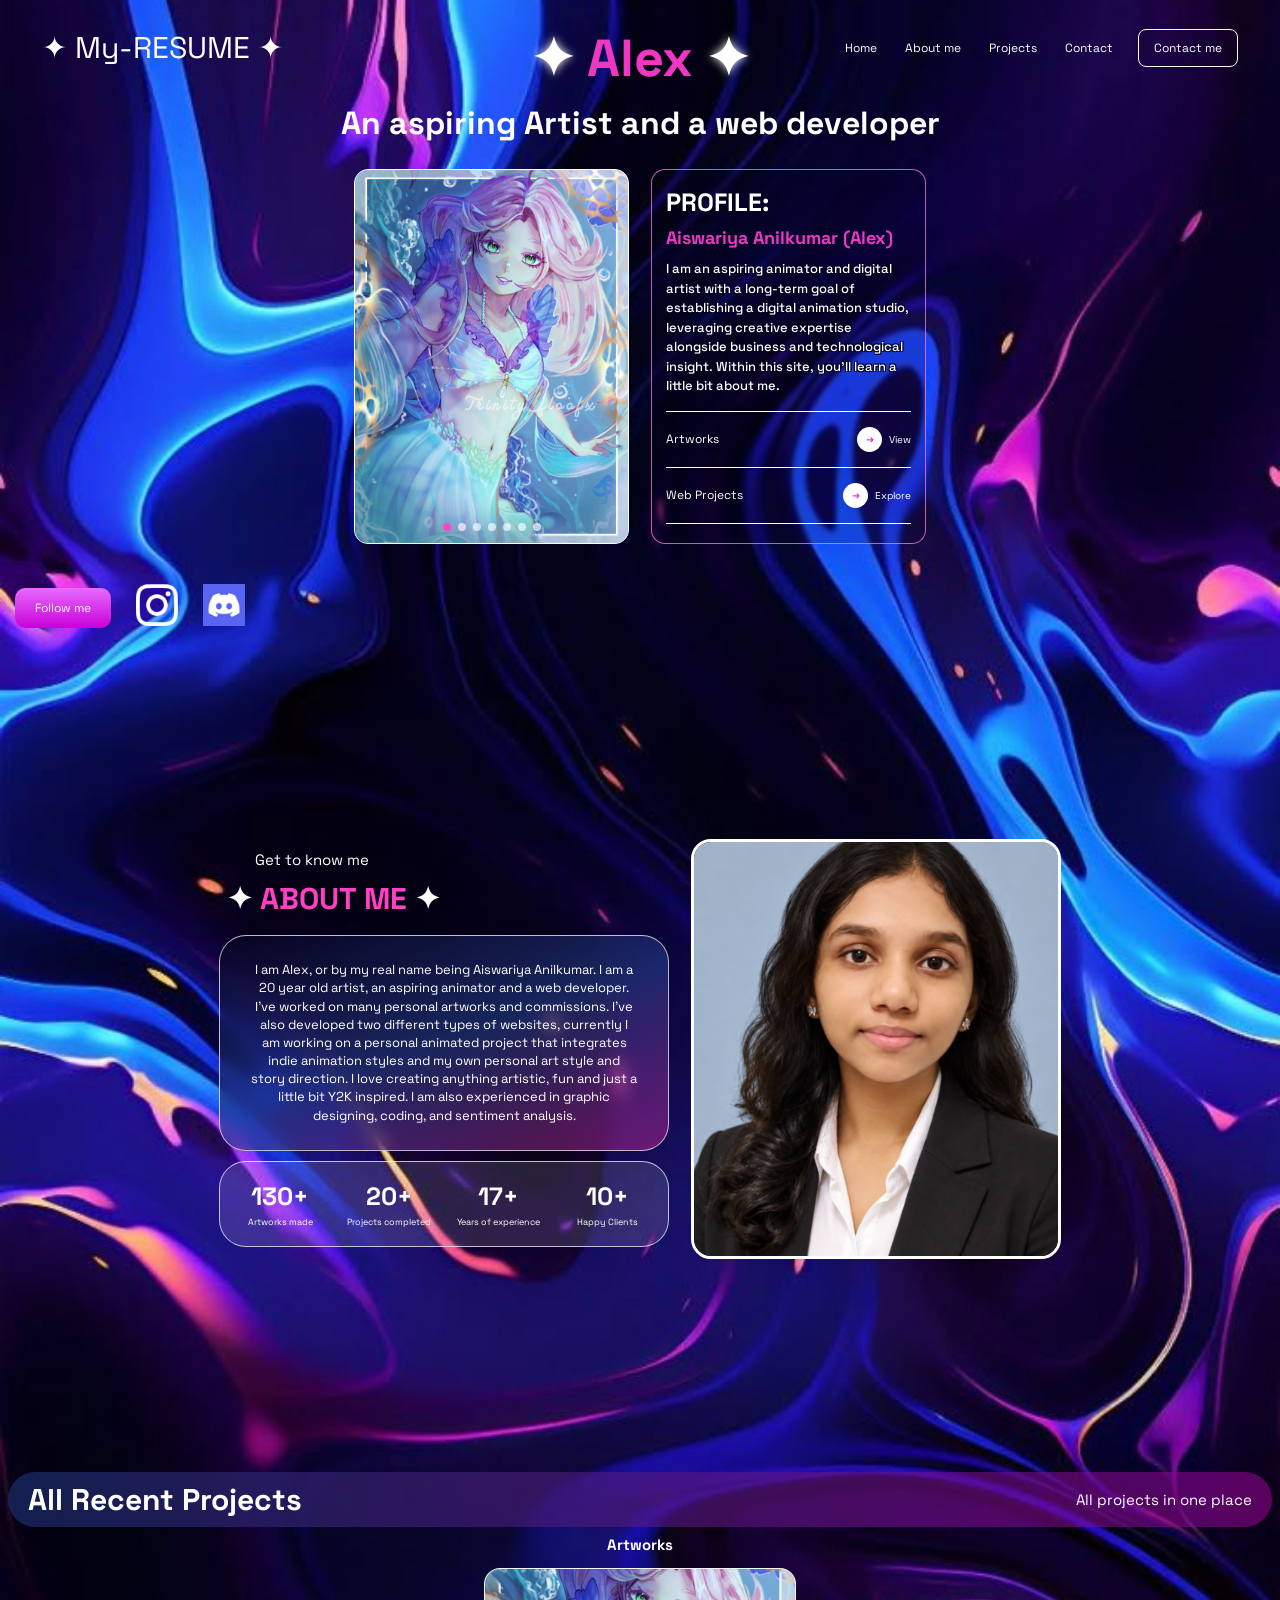
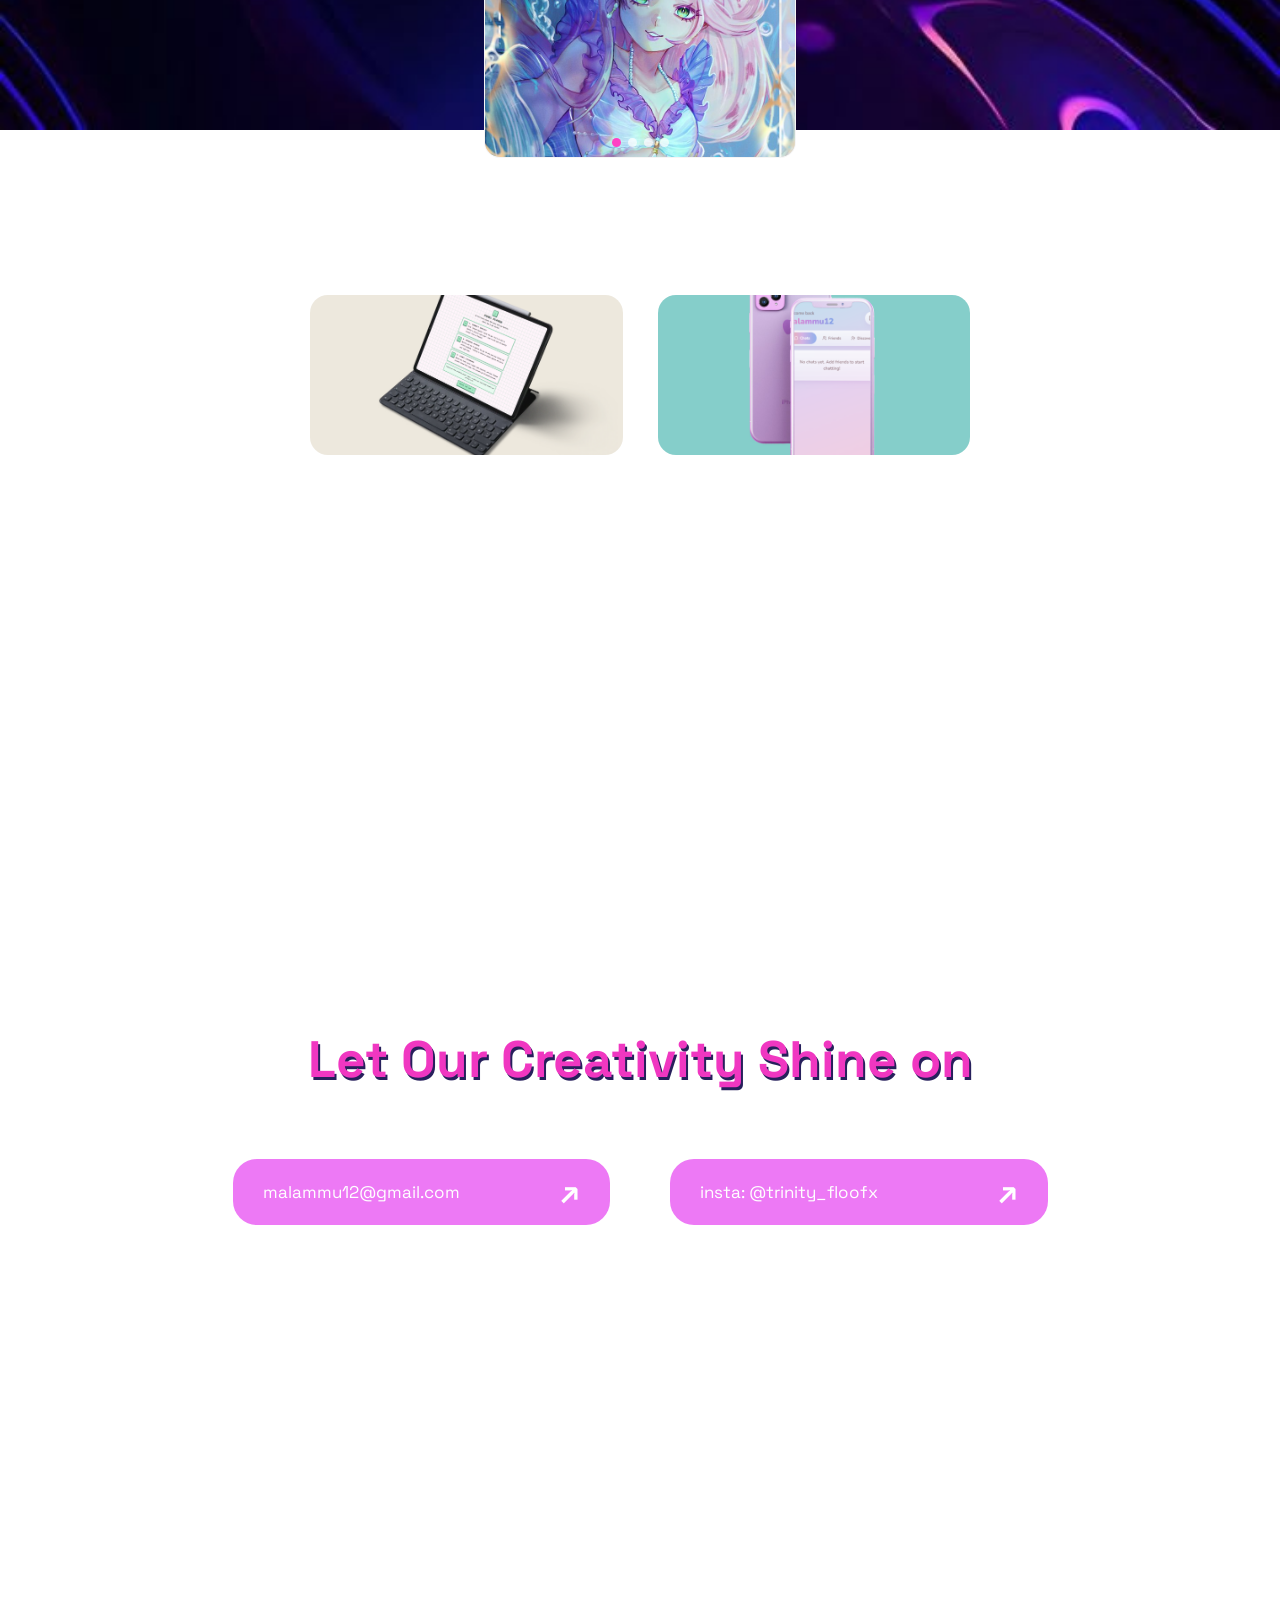
<file: index.html>
<!DOCTYPE html>
<html lang="en">
<head>
    <meta charset="UTF-8">
    <meta name="viewport" content="width=device-width, initial-scale=1.0">
    <title>Homepage</title>

    <link rel="stylesheet" href="style.css">
</head>

<body>
    <!---HEADER SECTION----->

    <header class="navbar">
        <a href="index.html" class="logo">
             <span class="logo-star">✦</span>
            <span class="logo-text">My-RESUME</span>
            <span class="logo-star">✦</span>

        </a>

        <nav class="nav-links">
           <a href="#home">Home</a>
           <a href="#about">About me</a>
           <a href="#projects">Projects</a>
           <a href="#contact">Contact</a>
        </nav>
<a href="contact-me.html" class="contact-btn">Contact me</a>
    </header>
   <!-- ================= HERO ================= -->

<main class="home">

    <section class="hero">

        <h1>
            <b>✦</b>
            <span>Alex</span>
            <b>✦</b>
        </h1>

        <h2>An aspiring Artist and a web developer</h2>

        <div class="home-content">

            <!-- IMAGE CAROUSEL -->

            <div class="carousel">

                <div class="carousel-track">

                    <img src="flooxy.jpg"
                         class="carousel-image active-image"
                         alt="Artwork 1">

                    <img src="Gerald-witcher.jpg"
                         class="carousel-image"
                         alt="Artwork 2">

                    <img src="Cherry-y2k.jpg"
                         class="carousel-image"
                         alt="Artwork 3">

                    <img src="Idk stargirl_.jpg"
                         class="carousel-image"
                         alt="Artwork 4">

                    <img src="pixelBeat-ipad.png"
                         class="carousel-image"
                         alt="PixelBeat iPad project">

                    <img src="pixelBeat-iphone.png"
                         class="carousel-image"
                         alt="PixelBeat iPhone project">

                    <img src="interconnect-iphone.png"
                         class="carousel-image"
                         alt="Interconnect iPhone project">

                </div>

                <!-- PREVIOUS BUTTON -->

                <button type="button"
                        class="carousel-btn previous"
                        aria-label="Previous image">‹</button>

                <!-- NEXT BUTTON -->

                <button type="button"
                        class="carousel-btn next"
                        aria-label="Next image">›</button>

                <!-- CAROUSEL DOTS -->

                <div class="carousel-dots">

                    <span class="dot active-dot"></span>
                    <span class="dot"></span>
                    <span class="dot"></span>
                    <span class="dot"></span>
                    <span class="dot"></span>
                    <span class="dot"></span>
                    <span class="dot"></span>

                </div>

            </div>

            <!-- PROFILE BOX: OUTSIDE THE CAROUSEL -->

            <div class="profile-box">

                <h3>PROFILE:</h3>
                
                <h4>Aiswariya Anilkumar (Alex)</h4>

                <p>
                    I am an aspiring animator and digital artist with
                    a long-term goal of establishing a digital
                    animation studio, leveraging creative expertise
                    alongside business and technological insight.
                    Within this site, you'll learn a little bit
                    about me.
                </p>

                <div class="divider"></div>

                <!-- ARTWORKS -->

                <a href="Projects.html#artworks"
                   class="project-link">

                    <span>Artworks</span>

                    <span class="link-action">
                        <span class="circle-arrow">➜</span>
                        View
                    </span>

                </a>

                <div class="divider"></div>

                <!-- WEB PROJECTS -->

                <a href="Projects.html#web-projects"
                   class="project-link">

                    <span>Web Projects</span>

                    <span class="link-action">
                        <span class="circle-arrow">➜</span>
                        Explore
                    </span>

                </a>

                <div class="divider"></div>

            </div>

        </div>

    </section>

    <!-- OTHER PAGES LOAD HERE -->
<div id="about"></div>
<div id="projects"></div>
<div id="contact"></div>
</main>
<script src="script.js"></script>
</file>
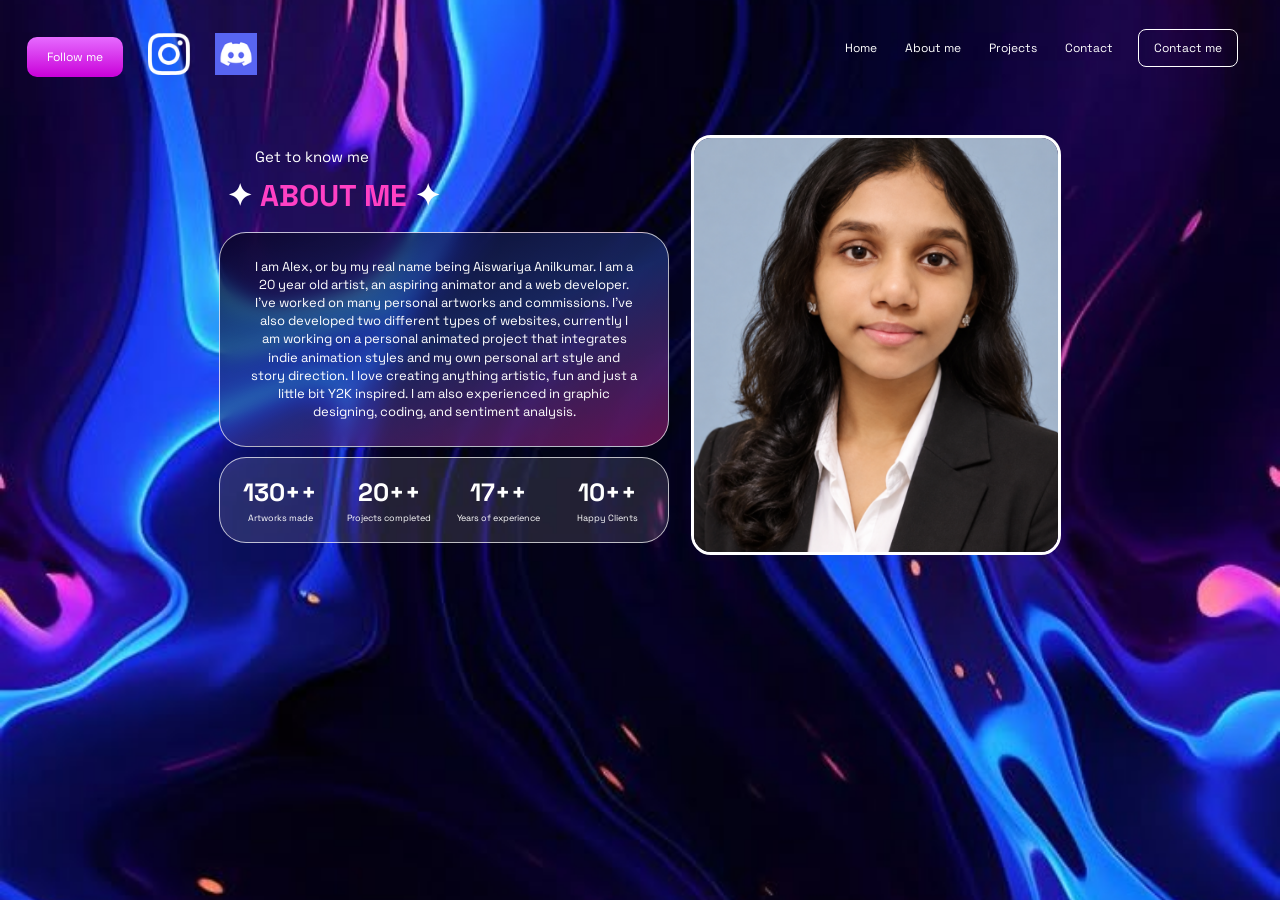
<file: About-me.html>
<!DOCTYPE html>
<html lang="en">
<head>
    <meta charset="UTF-8">
    <meta name="viewport" content="width=device-width, initial-scale=1.0">
    <title>About Me | My-RESUME</title>
    <link rel="stylesheet" href="style.css">
</head>

<body class="about-page">
<header class="navbar navbar-no-logo">

    <nav class="nav-links">
        <a href="index.html">Home</a>
        <a href="About-me.html">About me</a>
        <a href="Projects.html">Projects</a>
        <a href="contact-me.html">Contact</a>
    </nav>

    <a href="contact-me.html" class="contact-btn">
        Contact me
    </a>

</header>

    <!-- SOCIAL LINKS -->
    <header class="social-bar">
        <a href="https://www.instagram.com/_trinity_floofx_?psln=bzR5cG41eWptaGFv"
           class="follow-btn" target="_blank" rel="noopener noreferrer">
            Follow me
        </a>

        <a href="https://www.instagram.com/_trinity_floofx_?psln=bzR5cG41eWptaGFv"
           target="_blank" rel="noopener noreferrer">
            <img src="instagram.png" alt="Instagram">
        </a>

        <a href="https://www.discord.com/channels/1329753894602932316/1386314639876296774"
           target="_blank" rel="noopener noreferrer">
            <img src="discord (2).png" alt="Discord">
        </a>
    </header>

    <!-- ABOUT ME CONTENT -->
    <main class="about-container">

        <section class="about-left">
            <p class="about-intro">Get to know me</p>
        
             <h1 class="about-title"><span aria-hidden="true">✦</span> ABOUT ME <span aria-hidden="true">✦</span></h1>
         

            <div class="about-bio">
                <p>
                    I am Alex, or by my real name being Aiswariya
                    Anilkumar. I am a 20 year old artist, an aspiring
                    animator and a web developer. I've worked on many
                    personal artworks and commissions. I've also
                    developed two different types of websites,
                    currently I am working on a personal animated
                    project that integrates indie animation styles
                    and my own personal art style and story direction.
                    I love creating anything artistic, fun and just
                    a little bit Y2K inspired. I am also experienced
                    in graphic designing, coding, and sentiment analysis.
                </p>
            </div>
<!-- ANIMATED STATISTICS -->
<div class="about-stats">

    <div class="stat">
        <h2><span class="counter" data-target="130">0</span>+</h2>
        <p>Artworks made</p>
    </div>

    <div class="stat">
        <h2><span class="counter" data-target="20">0</span>+</h2>
        <p>Projects completed</p>
    </div>

    <div class="stat">
        <h2><span class="counter" data-target="17">0</span>+</h2>
        <p>Years of experience</p>
    </div>

    <div class="stat">
        <h2><span class="counter" data-target="10">0</span>+</h2>
        <p>Happy Clients</p>
    </div>

</div>
        </section>

        <!-- PROFILE PHOTO -->
        <section class="about-right">
            <img src="Pfp.png"
                 alt="Profile photo"
                 class="about-photo">
        </section>

    </main>
<script src="script.js"></script>
</body>
</html>
</file>
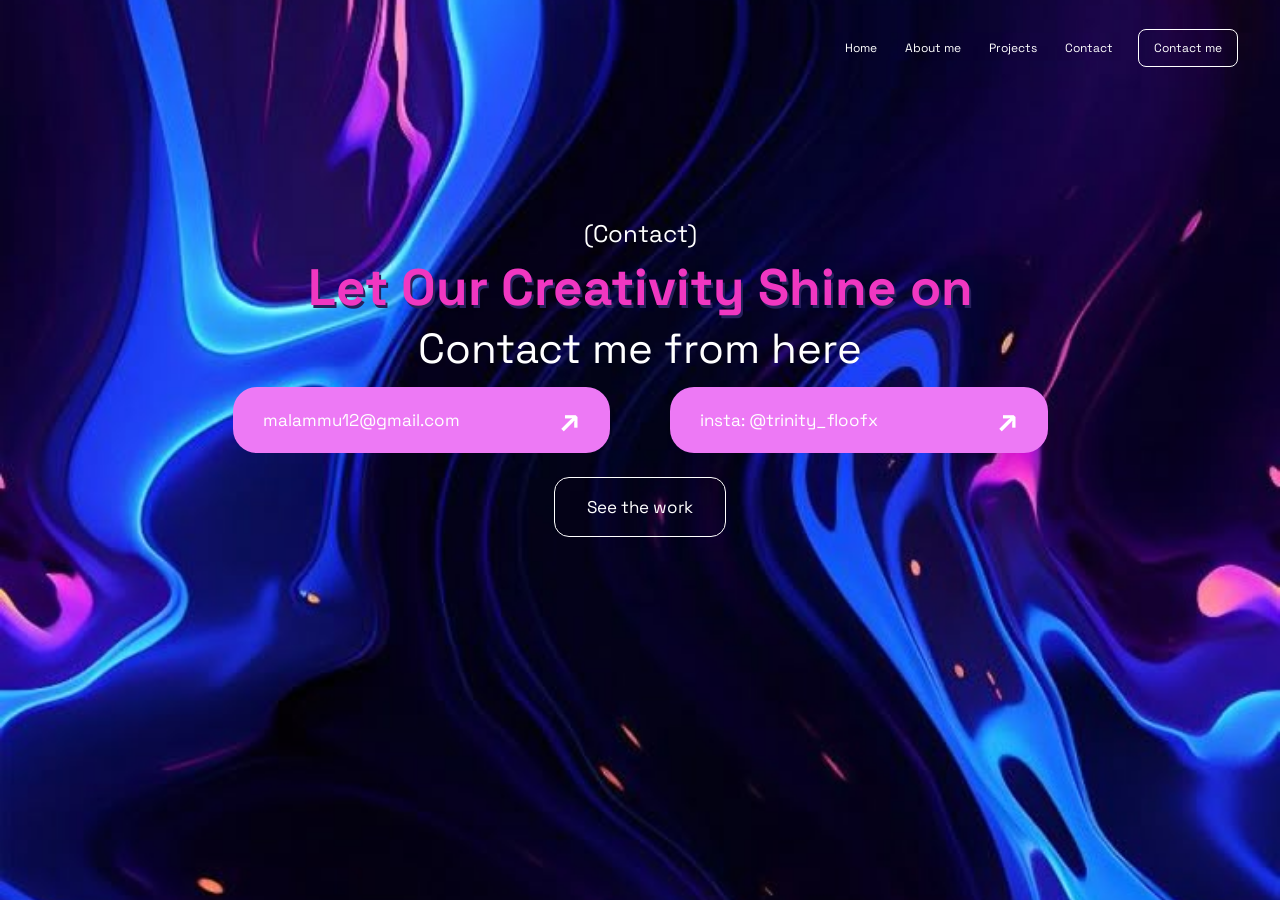
<file: contact-me.html>
<!DOCTYPE html>
<html lang="en">
<head>
    <meta charset="UTF-8">
    <meta name="viewport" content="width=device-width, initial-scale=1.0">
    <title>Contact Me | My-RESUME</title>
    <link rel="stylesheet" href="style.css">
</head>

<body class="contact-page">

    <!-- SHARED NAVIGATION -->
    <header class="navbar navbar-no-logo">
        <nav class="nav-links">
            <a href="index.html">Home</a>
            <a href="About-me.html">About me</a>
            <a href="Projects.html">Projects</a>
            <a href="contact-me.html" class="active">Contact</a>
        </nav>

        <a href="contact-me.html" class="contact-btn">Contact me</a>
    </header>

    <!-- CONTACT SECTION -->
    <main class="contact-container">

        <p class="contact-label">(Contact)</p>

        <h1>Let Our Creativity Shine on</h1>

        <h2>Contact me from here</h2>

        <!-- CONTACT LINKS -->
        <div class="contact-links">

            <!-- EMAIL -->
            <a class="contact-card"
               href="https://mail.google.com/mail/?view=cm&fs=1&to=malammu12@gmail.com" target="_blank"
             rel="noopener noreferrer">
                <span>malammu12@gmail.com</span>
                <span class="contact-arrow">↗</span>
            </a>

            <!-- INSTAGRAM -->
            <a class="contact-card"
               href="https://www.instagram.com/_trinity_floofx_?psln=bzR5cG41eWptaGFv"
               target="_blank"
               rel="noopener noreferrer">
                <span>insta: @trinity_floofx</span>
                <span class="contact-arrow">↗</span>
            </a>

        </div>

        <!-- GITHUB -->
        <a class="see-work-btn"
           href="https://github.com/malammu12-code?tab=repositories"
           target="_blank"
           rel="noopener noreferrer">
            See the work
        </a>

    </main>

</body>
</html>
</file>
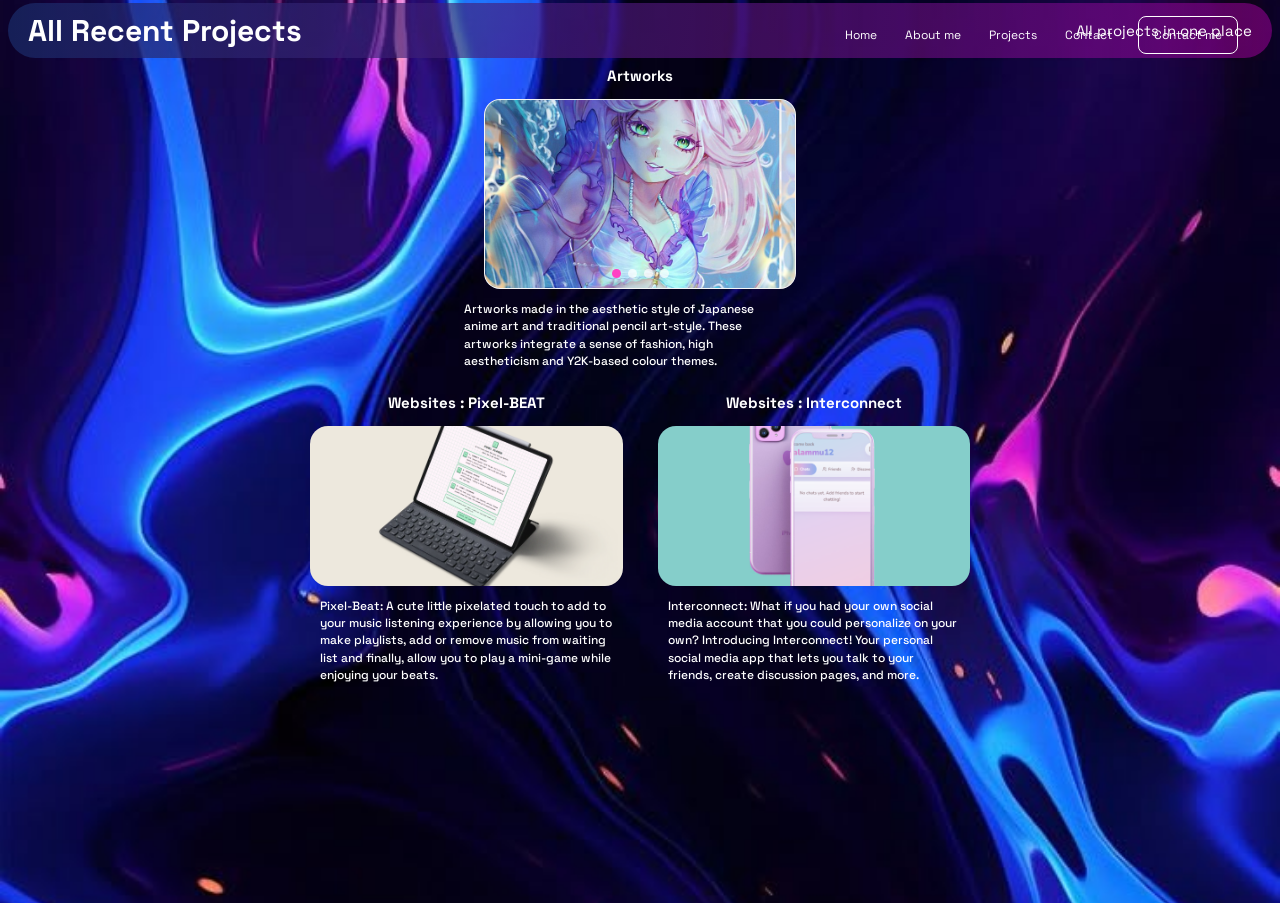
<file: Projects.html>
<!DOCTYPE html>
<html lang="en">
<head>
    <meta charset="UTF-8">
    <meta name="viewport" content="width=device-width, initial-scale=1.0">
    <title>Projects | My-RESUME</title>
    <link rel="stylesheet" href="style.css">
</head>

<body class="projects-page">

    <!-- SHARED NAVIGATION -->
    <header class="navbar navbar-no-logo">
        <nav class="nav-links">
            <a href="index.html">Home</a>
            <a href="About-me.html">About me</a>
            <a href="Projects.html" class="active">Projects</a>
            <a href="contact-me.html">Contact</a>
        </nav>

        <a href="contact-me.html" class="contact-btn">Contact me</a>
    </header>

    <!-- PAGE TITLE -->
    <header class="projects-heading">
        <h1>All Recent Projects</h1>
        <p>All projects in one place</p>
    </header>

    <main class="projects-container">

        <!-- ARTWORKS CAROUSEL -->
        <section class="artworks-section">
            <h2>Artworks</h2>

            <div class="artwork-carousel"
                 role="link"
                 tabindex="0"
                 aria-label="View my artworks on Instagram">

                <div class="artwork-slides">
                    <img src="flooxy.jpg" alt="Artwork 1"
                         class="artwork-slide active">
                    <img src="Gerald-witcher.jpg" alt="Artwork 2"
                         class="artwork-slide">
                    <img src="Cherry-y2k.jpg" alt="Artwork 3"
                         class="artwork-slide">
                    <img src="Idk stargirl_.jpg" alt="Artwork 4"
                         class="artwork-slide">
                </div>

                <button class="artwork-arrow artwork-prev"
                        type="button" aria-label="Previous artwork">‹</button>

                <button class="artwork-arrow artwork-next"
                        type="button" aria-label="Next artwork">›</button>

                <div class="artwork-dots">
                    <button class="artwork-dot active"
                            type="button" aria-label="Show artwork 1"></button>
                    <button class="artwork-dot"
                            type="button" aria-label="Show artwork 2"></button>
                    <button class="artwork-dot"
                            type="button" aria-label="Show artwork 3"></button>
                    <button class="artwork-dot"
                            type="button" aria-label="Show artwork 4"></button>
                </div>
            </div>

            <p class="project-description">
                Artworks made in the aesthetic style of Japanese anime art
                and traditional pencil art-style. These artworks integrate
                a sense of fashion, high aestheticism and Y2K-based colour
                themes.
            </p>
        </section>

        <!-- PIXEL-BEAT -->
        <section class="website-project">
            <h2>Websites : Pixel-BEAT</h2>

            <a class="website-image"
               href="https://github.com/malammu12-code/Pixel-beat"
               target="_blank" rel="noopener noreferrer"
               aria-label="View Pixel-BEAT on GitHub">
                <img src="pixelBeat-ipad.png" alt="Pixel-BEAT website">
            </a>

            <p class="project-description">
                Pixel-Beat: A cute little pixelated touch to add to your
                music listening experience by allowing you to make playlists,
                add or remove music from waiting list and finally, allow you
                to play a mini-game while enjoying your beats.
            </p>
        </section>

        <!-- INTERCONNECT -->
        <section class="website-project">
            <h2>Websites : Interconnect</h2>

            <a class="website-image"
               href="https://github.com/malammu12-code/Aesthetic-chat"
               target="_blank" rel="noopener noreferrer"
               aria-label="View Interconnect on GitHub">
                <img src="interconnect-iphone.png" alt="Interconnect app">
            </a>

            <p class="project-description">
                Interconnect: What if you had your own social media account
                that you could personalize on your own? Introducing
                Interconnect! Your personal social media app that lets you
                talk to your friends, create discussion pages, and more.
            </p>
        </section>

    </main>

    <script src="script.js"></script>
</body>
</html>
</file>
<file: style.css>
/*SHARED STYLES*/

@import url('https://fonts.googleapis.com/css2?family=Space+Grotesk:wght@400;500;600;700&display=swap');

/*GENERAL*/
* {
  margin: 0;
  padding: 0;
  box-sizing: border-box;
}

body {font-family: 'Space Grotesk', sans-serif;color: white;}

a {text-decoration: none;color: inherit;}

/* =================================
HOMEPAGE
================================= */
body {
min-height:100vh;
font-family:'Space Grotesk', sans-serif;
color:white;
overflow-x:hidden;
background: url(background.jpg);
background-size:cover;
background-position:center;
background-repeat:no-repeat;
background-attachment:fixed;
}
a {
color:inherit;
text-decoration: none;
}
/*Navigation-HEADER*/
 .navbar {
 height: 95px;
 padding: 0px 42px;
 display: flex;
 align-items: center;
 justify-content: space-between;
 gap: 25px;
}
 .logo {
display: flex;
align-items: center;
gap: 8px;
font-size: 30px;
white-space: nowrap;
 }
 .logo arrow img {width: 45px; }
 .logo star {text-shadow: 0 0 12px white, 0 0 20px pink;}
 .nav-links {display: flex; align-items:center; gap: 28px; margin-left: auto;}
 .nav-links a,.contact-btn {font-size:12px; white-space:nowrap;}
 .nav-links a:hover, .nav-links a:active {color:#ff45c7;}
 .contact-btn {border: 1px solid white; border-radius: 8px; padding:10px 15px;}
 /* Navigation without the homepage logo */
.navbar-no-logo {justify-content: flex-end;}
.navbar-no-logo .nav-links {margin-left: 0;}

/*Homepage-HEADER*/
.homepage { min-height: calc(100vh - 95px); display:flex; justify-content:center; align-items: center;}
.hero {width: 100%; max-width: 1200px; padding:25px 20px; text-align:center; margin:auto;}
.hero h1 {font-size: 52px; margin-bottom:12px;}
.hero h1 span {color:#f037c1;}
.hero h1 b {text-shadow:0 0 10px white;}
.hero h2 {font-size: 32px; margin-bottom: 26px;}

/* Homepage-LAYOUT */
.home-content {display:flex; justify-content:center; align-items:stretch; gap:22px;}
.carousel, .profile-box {width: 275px; height:375px; flex-shrink:0; border-radius: 14px; border: 1px solid white;}

/* CAROUSEL */
.carousel { position: relative; overflow: hidden; background: #ccc; }
.carousel-track, .carousel-image { position: absolute; inset: 0; width: 100%; height: 100%; }
.carousel-image { object-fit: cover; opacity: 0; visibility: hidden; transition: .5s; }
.carousel-image.active-image { opacity: 1; visibility: visible; }
.carousel-btn {
position: absolute; top: 50%; transform: translateY(-50%);
border: 0; border-radius: 50%; padding: 3px 9px;
font-size: 23px; cursor: pointer; opacity: 0;
}
.previous { left: 10px; }
.next { right: 10px; }
.carousel:hover .carousel-btn, .carousel:focus-within .carousel-btn { opacity: 1; }
.carousel-dots { position: absolute; bottom: 12px; width: 100%; display: flex; justify-content: center; gap: 7px; }
.dot { width: 8px; height: 8px; border-radius: 50%; background: #ffffffa6; cursor: pointer; }
.active-dot { background: #ff45c7; }

/* PROFILE */
.profile-box { padding: 16px 14px; border: 1px solid #f883e1c0; background: #08032320; backdrop-filter: blur(2px); text-align: left; }
.profile-box h3 { font-size: 25px; margin-bottom: 8px; color:#ffffff }
.profile-box h4 { font-size: 18px; margin-bottom: 10px; color:#f037c1 }
.profile-box p {font-size: 13px; line-height: 1.5; font-weight: 500; color: #ffffff; text-shadow:-1px -1px 0 #020022, 1px -1px 0 #020022, -1px  1px 0 #020022, 1px  1px 0 #020022;}
.divider { height: 1px; background: #ffffff; margin: 15px 0; }
.project-link, .link-action { display: flex; align-items: center; justify-content: space-between; }
.project-link { font-size: 12px; }
.link-action { gap: 7px; color: rgb(255, 255, 255); font-size: 10px; }
.circle-arrow { display: grid; place-items: center; width: 25px; height: 25px; border-radius: 50%; background: white; color: #f037c1; }
.project-link:hover .circle-arrow { transform: translateX(5px);}


/* ===== ABOUT ME PAGE ===== */
.about-page {min-height: 100vh; background: url("background.jpg") center/cover fixed no-repeat; font-family: 'Space Grotesk', sans-serif; color: white;}
.social-bar {display: flex; align-items: center; gap: 25px; padding: 15px;}
.social-bar img {width: 42px; height: 42px; object-fit: contain;}
.follow-btn {padding: 12px 20px; border-radius: 10px; background: linear-gradient(#e66bff, #c900d9); font-size: 12px;}
.about-container {min-height: calc(100vh - 95px); display: flex; align-items: center; justify-content: center; gap: 22px; padding: 25px 20px;}
.about-left {width: 450px; flex-shrink: 0;}
.about-intro {margin: 0 0 10px 36px; font-size: 15px;}
.about-title {margin: 0 0 17px 8px; font-size: 30px; color: #ff40c4;}
.about-title span {color: white;}
.about-bio {min-height: 207px; display: flex; align-items: center; justify-content: center; padding: 25px 30px; border: 1px solid #ffffffb3; border-radius: 27px;  background: linear-gradient( 160deg, #080323cc, #253f8c99, #f02ba866); backdrop-filter: blur(8px);}
.about-bio p {text-align: center; font-size: 13px; line-height: 1.4;}
.about-stats {display: grid; grid-template-columns: repeat(4, minmax(0, 1fr)); gap: 5px; margin-top: 10px; padding: 18px 8px; text-align: center; border: 1px solid #ffffffb3; border-radius: 27px; background: #ffffff20; backdrop-filter: blur(0px);}
.stat h2 {font-size: 25px;}
.stat p {margin-top: 4px; font-size: 9px;}
.about-right {width: 370px; height: 420px; flex-shrink: 0;}
.about-photo {width: 100%; height: 100%; display: block; object-fit: cover; border: 3px solid white; border-radius: 20px;}
/* ABOUT ME PAGE POSITION */
.about-page .social-bar {
position: absolute;
top: 18px;
left: 12px;
}
.about-page .about-container {
min-height: auto;
padding-top: 100px;
padding-bottom: 20px;
transform: translateY(-60px);
}
.about-page .navbar {
position: relative;
z-index: 100;
}

.about-page .nav-links,
.about-page .nav-links a,
.about-page .contact-btn {
position: relative;
z-index: 101;
pointer-events: auto;
}
/* ===== PROJECTS PAGE ===== */
.projects-page {min-height: 100vh; background: url("background.jpg") center/cover fixed no-repeat; color: white; font-family: 'Space Grotesk', sans-serif;}
.projects-page .navbar {height: 70px;}

/* PAGE HEADING */
.projects-heading {margin: 3px 8px 8px; padding: 8px 20px;  border-radius: 30px; background: linear-gradient(100deg, #192b68b8, #a0009b88); display: flex;  align-items: center; justify-content: space-between; gap: 15px;}
.projects-heading h1 {font-size: 30px;}
.projects-heading p {font-size: 15px;}

/* PROJECT GRID */
.projects-container {max-width: 700px; margin: 0 auto;  padding: 0 20px 35px; display: grid;  grid-template-columns: 1fr 1fr;  gap: 22px 35px;}
.projects-container h2 {font-size: 15px; text-align: center;  margin-bottom: 14px;}
.artworks-section {grid-column: 1 / -1; width: 312px; max-width: 100%; justify-self: center;}

/* ARTWORK CAROUSEL */
.artwork-carousel {height: 190px;position: relative;overflow: hidden;border-radius: 16px;background: #ddd;border: 1px solid #ffffffb8;cursor: pointer;}
.artwork-slides,
.artwork-slide {position: absolute;inset: 0;width: 100%;height: 100%;}
.artwork-slide {object-fit: cover;opacity: 0; visibility: hidden;transition: opacity .35s ease;}
.artwork-slide:first-child {object-position: center 25%;}
.artwork-slide.active {opacity: 1; visibility: visible;}
.artwork-arrow {position: absolute; top: 50%; transform: translateY(-50%); width: 30px; height: 30px; border: 0; border-radius: 50%; background: #ffffffdf; color: #17102e; font-size: 23px; cursor: pointer; opacity: 0; transition: opacity .2s;}
.artwork-prev {left: 10px;}
.artwork-next {right: 10px;}
.artwork-carousel:hover .artwork-arrow,
.artwork-carousel:focus-within .artwork-arrow {opacity: 1;}
.artwork-dots {position: absolute; bottom: 10px; left: 0; right: 0; display: flex; justify-content: center; gap: 7px;}
.artwork-dot {width: 9px; height: 9px; padding: 0; border: 0; border-radius: 50%; background: #ffffffb8; cursor: pointer;}
.artwork-dot.active {background: #ff40c4;}

/* WEBSITE PROJECTS */
.website-project {min-width: 0;}
.website-image {height: 160px;display: block;overflow: hidden;border-radius: 18px;background: #ddd;transition: transform .25s, box-shadow .25s;}
.website-image img {width: 100%;height: 100%;display: block;object-fit: cover;}
.website-image:hover {transform: translateY(-4px);box-shadow: 0 8px 25px #0005;}
.project-description {max-width: 100%;margin: 12px 10px 0;font-size: 12px;line-height: 1.45;font-weight: 500;}
.artworks-section .project-description {margin-left: -20px;margin-right: -20px;}
/* ===== CONTACT PAGE ===== */
.contact-page {min-height: 100vh;  background: url("background.jpg")center/cover fixed no-repeat;  color: white; font-family: 'Space Grotesk', sans-serif;}

/* CENTER CONTENT */
.contact-container {min-height: calc(100vh - 95px);  display: flex; flex-direction: column; align-items: center; justify-content: center; padding: 20px 30px 70px; text-align: center;}
.contact-label {font-size: 24px; margin-bottom: 8px;}
.contact-container h1 {color: #f037c1; font-size: clamp(28px, 4vw, 58px); font-weight: 700; line-height: 1.2; text-shadow: 2px 3px #27205c;}
.contact-container h2 {font-size: clamp(24px, 3.5vw, 42px); font-weight: 400; margin: 4px 0 12px;}

/* PINK CONTACT BOXES */
.contact-links {width: min(100%, 815px); display: grid; grid-template-columns: 1fr 1fr; gap: 60px;}
.contact-card {min-height: 66px;  padding: 15px 30px; display: flex; align-items: center; justify-content: space-between; gap: 12px;  border-radius: 24px; background: #ed79f5; color: white; text-decoration: none; font-size: 17px;transition: background .25s, transform .25s;}
.contact-card:hover {background: #d84be9; transform: translateY(-3px);}
.contact-arrow {font-size: 32px; font-weight: 600; line-height: 1;}

/* SEE THE WORK BUTTON */
.see-work-btn {display: inline-block; margin-top: 24px; padding: 18px 32px; border: 1px solid white; border-radius: 15px; color: white; text-decoration: none; font-size: 17px; transition: background .25s, color .25s;}
.see-work-btn:hover {background: white; color: #17102e;}
html {
    scroll-behavior: smooth;
}

#home, #about, #projects, #contact {
    min-height: 100vh;
    scroll-margin-top: 20px;
}
/* FLOATING NAVIGATION ACROSS ALL SECTIONS */
.navbar {
    position: fixed;
    top: 0;
    left: 0;
    width: 100%;
    z-index: 1000;

    /* Remove the blur effect */
    backdrop-filter: none;
    -webkit-backdrop-filter: none;
}
/* Keep page content underneath the floating bar */
#home {
    padding-top: 95px;
}
#about,
#projects,
#contact {
    scroll-margin-top: 95px;
}
/* Keep navigation clickable */
.navbar a {
    position: relative;
    z-index: 1001;
}
</file>
